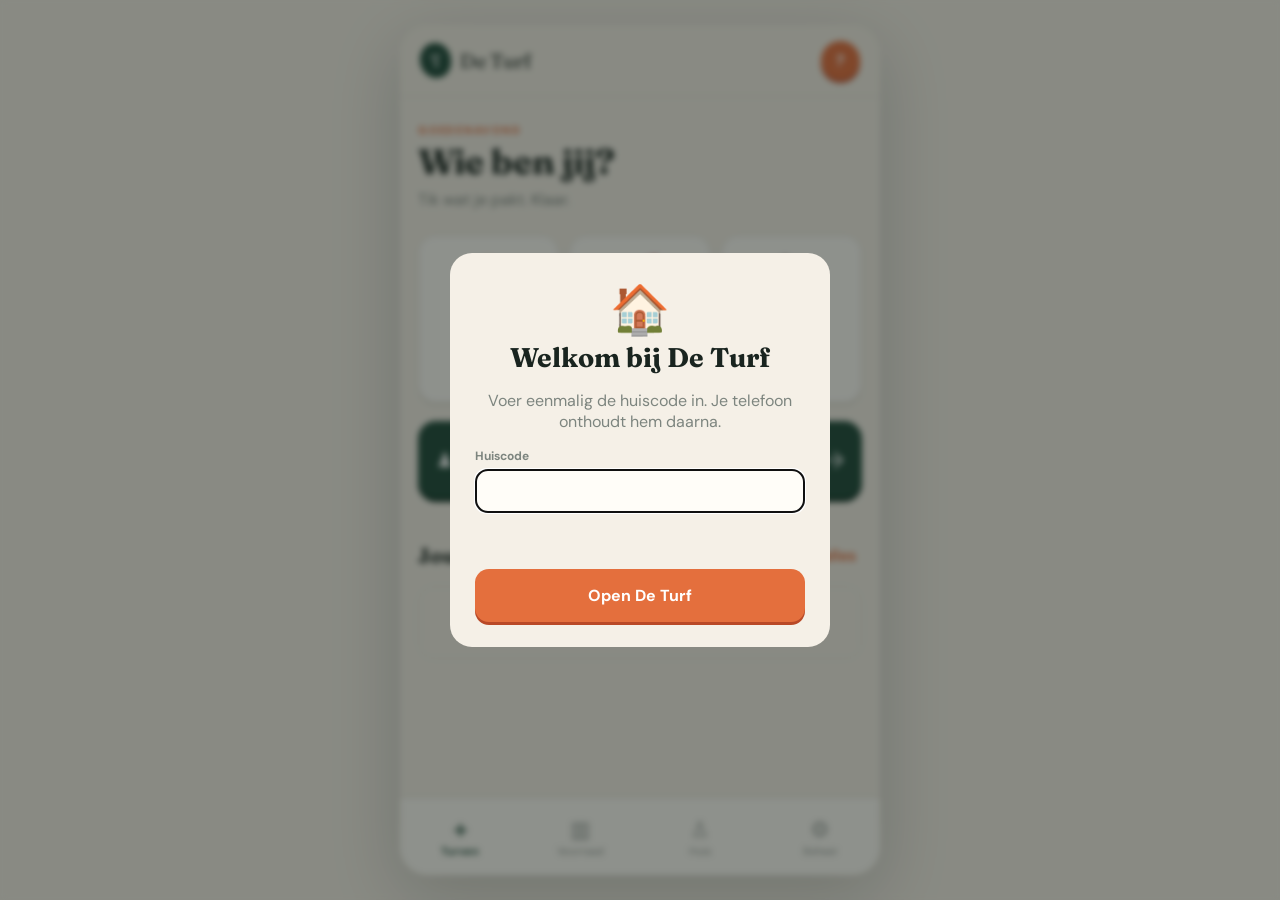
<file: index.html>
<!doctype html>
<html lang="nl">
<head>
  <meta charset="UTF-8" />
  <meta name="viewport" content="width=device-width, initial-scale=1, maximum-scale=1, user-scalable=no, viewport-fit=cover" />
  <meta name="theme-color" content="#f5f0e7" />
  <meta name="apple-mobile-web-app-capable" content="yes" />
  <meta name="apple-mobile-web-app-status-bar-style" content="default" />
  <meta name="apple-mobile-web-app-title" content="De Turf" />
  <title>De Turf</title>
  <link rel="manifest" href="manifest.webmanifest" />
  <link rel="apple-touch-icon" href="icons/icon-192.png" />
  <link rel="preconnect" href="https://fonts.googleapis.com">
  <link rel="preconnect" href="https://fonts.gstatic.com" crossorigin>
  <link href="https://fonts.googleapis.com/css2?family=DM+Sans:wght@400;500;600;700&family=Fraunces:opsz,wght@9..144,700&display=swap" rel="stylesheet">
  <link rel="stylesheet" href="styles.css" />
</head>
<body>
  <main class="app-shell">
    <section class="ipad-kiosk" id="ipadKiosk">
      <div class="ipad-home" id="ipadHome">
        <div class="ipad-hero">
          <div>
            <p class="eyebrow">KOELKASTMODUS</p>
            <h1>Wie turf jij?</h1>
            <p>Tik je naam. Daarna één tik voor 1 stuk, of duw en veeg omhoog voor meerdere.</p>
          </div>
          <div class="ipad-side">
            <div class="ipad-status" id="ipadStatus">Even verbinden…</div>
            <button class="ipad-recent-button" id="ipadRecentButton" type="button">↶ Recente turfjes</button>
            <button class="ipad-switch-profile" id="ipadSwitchProfile" type="button">Profiel wijzigen</button>
          </div>
        </div>
        <div class="ipad-name-grid" id="ipadNameGrid"></div>
      </div>

      <div class="ipad-turf-screen" id="ipadTurfScreen" hidden>
        <button class="ipad-back" id="ipadBackButton">← Namen</button>
        <div class="ipad-person-card">
          <span class="mini-avatar" id="ipadPersonInitials">?</span>
          <div>
            <p class="eyebrow">TURVEN VOOR</p>
            <h1 id="ipadPersonName">Naam</h1>
            <p id="ipadPersonBalance">Saldo laden…</p>
          </div>
        </div>
        <div class="ipad-undo-bar" id="ipadUndoBar"></div>
        <div class="ipad-products" id="ipadProducts"></div>
        <p class="ipad-help">Tik = 1. Veeg omhoog = meerdere. Veeg omlaag/terug naar ×0 = annuleren.</p>
      </div>

      <div class="ipad-recent-screen" id="ipadRecentScreen" hidden>
        <button class="ipad-back" id="ipadRecentBackButton">← Namen</button>
        <div class="ipad-recent-title">
          <p class="eyebrow">OEPS HERSTELLEN</p>
          <h1>Recente turfjes</h1>
          <p>Verwijder snel een fout turfje, maakt niet uit op welke naam het stond.</p>
        </div>
        <div class="ipad-recent-list" id="ipadRecentList"></div>
      </div>
    </section>

    <header class="topbar">
      <div class="brand"><span class="brand-mark">T</span><span>De Turf</span></div>
      <button class="avatar" id="profileButton" aria-label="Profiel kiezen">?</button>
    </header>

    <section class="view active" id="turfView">
      <div class="welcome">
        <p class="eyebrow" id="greeting">GOEDEMORGEN</p>
        <h1 id="welcomeName">Wie ben jij?</h1>
        <p>Tik wat je pakt. Klaar.</p>
      </div>

      <div class="balance-card" id="balanceCard"></div>

      <div class="product-grid" id="productGrid"></div>

      <button class="round-card" id="roundButton">
        <span class="round-icon">♟♟</span>
        <span><strong>Rondje turven</strong><small>Voor meerdere huisgenoten tegelijk</small></span>
        <span class="arrow">→</span>
      </button>

      <section class="recent-section">
        <div class="section-heading"><h2>Jouw totaal</h2><button id="viewAllButton">Bekijk alles</button></div>
        <div id="recentList" class="recent-list"></div>
      </section>
    </section>

    <section class="view" id="stockView">
      <div class="page-title"><p class="eyebrow">DE BAR</p><h1>Voorraad</h1><p>Een slimme schatting op basis van alle turfjes.</p></div>
      <div id="stockCards" class="stock-list"></div>
      <div class="tip-card"><span>✦</span><div><strong>Voorraad aanvullen?</strong><p>Beheer kan dozen en kratten toevoegen.</p></div></div>
    </section>

    <section class="view" id="houseView">
      <div class="page-title"><p class="eyebrow">HUIDIGE PERIODE</p><h1>Het huis</h1><p>Verbruik en krediet sinds de laatste afrekening.</p></div>
      <div class="house-summary" id="houseSummary"></div>
      <h2 class="subheading">Bewoners</h2>
      <div id="peopleList" class="people-list"></div>
    </section>

    <section class="view" id="adminView">
      <div class="page-title"><p class="eyebrow">BEHEER</p><h1>Administratie</h1><p>Voorraad corrigeren en de laatste boekingen nalopen.</p></div>
      <div class="admin-stats" id="adminStats"></div>
      <div id="financeDenied" class="tip-card"><span>🔒</span><div><strong>Financieel beheer afgeschermd</strong><p>Alleen Thijs, Billie en Henny kunnen geld en afrekenperiodes beheren.</p></div></div>
      <div id="financeAdmin">
        <section class="settings-card">
          <div class="section-heading"><h2>Afrekenperiode</h2><span id="periodLabel"></span></div>
          <p>Alle tellers en saldi lopen vanaf deze datum.</p>
          <button class="share-report" id="createReportButton">▣ Deel afrekening als afbeelding</button>
          <button class="danger-soft" id="newPeriodButton">Nieuwe periode starten</button>
        </section>
        <h2 class="subheading">Prijzen per stuk</h2>
        <div id="priceSettings" class="price-settings"></div>
        <h2 class="subheading">Gewenste voorraadcapaciteit</h2>
        <div id="capacitySettings" class="price-settings"></div>
        <h2 class="subheading">Krediet & vereffenen</h2>
        <div id="creditAdmin" class="credit-admin"></div>
      </div>
      <h2 class="subheading">Voorraad aanpassen</h2>
      <div id="adminStock" class="admin-stock"></div>
      <h2 class="subheading">Alle boekingen</h2>
      <div id="historyList" class="recent-list full"></div>
    </section>

    <nav class="bottom-nav" aria-label="Hoofdnavigatie">
      <button class="nav-item active" data-view="turfView"><span>＋</span><small>Turven</small></button>
      <button class="nav-item" data-view="stockView"><span>▥</span><small>Voorraad</small></button>
      <button class="nav-item" data-view="houseView"><span>♙</span><small>Huis</small></button>
      <button class="nav-item" data-view="adminView"><span>⚙</span><small>Beheer</small></button>
    </nav>
  </main>

  <div class="toast" id="toast"></div>

  <dialog id="profileDialog" class="sheet">
    <form method="dialog">
      <div class="sheet-handle"></div>
      <div class="sheet-title"><div><p class="eyebrow">PROFIEL</p><h2>Wie bent u?</h2></div><button class="close" value="cancel">×</button></div>
      <p class="sheet-copy">Kies één keer je naam. Dit blijft op dit toestel bewaard.</p>
      <div class="name-grid" id="nameGrid"></div>
    </form>
  </dialog>

  <dialog id="roundDialog" class="sheet tall">
    <form method="dialog" id="roundForm">
      <div class="sheet-handle"></div>
      <div class="sheet-title"><div><p class="eyebrow">RONDJE</p><h2>Voor wie haal je?</h2></div><button class="close" value="cancel">×</button></div>
      <div class="round-product-row" id="roundProducts"></div>
      <div class="select-tools"><button type="button" id="selectAll">Iedereen</button><button type="button" id="clearAll">Wis selectie</button></div>
      <div class="round-names" id="roundNames"></div>
      <button type="submit" class="primary-action" id="confirmRound" disabled>Selecteer huisgenoten</button>
    </form>
  </dialog>

  <dialog id="adjustDialog" class="center-dialog">
    <form method="dialog" id="adjustForm">
      <button class="close floating" value="cancel">×</button>
      <span class="big-icon" id="adjustIcon">🍺</span>
      <h2 id="adjustTitle">Voorraad aanpassen</h2>
      <p id="adjustCopy">Hoeveel stuks wil je toevoegen?</p>
      <div class="direction-toggle">
        <button type="button" class="selected" id="stockAddMode">＋ Erbij</button>
        <button type="button" id="stockRemoveMode">− Eraf</button>
      </div>
      <div class="stepper"><button type="button" id="minusAdjust">−</button><input id="adjustAmountInput" type="number" inputmode="numeric" min="1" step="1" value="24" aria-label="Aantal"><button type="button" id="plusAdjust">＋</button></div>
      <button type="submit" class="primary-action" id="adjustSubmit">Toevoegen</button>
    </form>
  </dialog>

  <dialog id="creditDialog" class="center-dialog">
    <form method="dialog" id="creditForm">
      <button class="close floating" value="cancel">×</button>
      <span class="big-icon">💶</span>
      <h2 id="creditTitle">Krediet toevoegen</h2>
      <p>Bedrag om op het saldo te zetten</p>
      <div class="credit-presets">
        <button type="button" data-credit="5">€ 5</button>
        <button type="button" data-credit="10">€ 10</button>
        <button type="button" data-credit="20">€ 20</button>
      </div>
      <label class="money-input">€ <input id="creditAmount" inputmode="decimal" type="number" min="0.01" step="0.01" value="10.00"></label>
      <button type="submit" class="primary-action">Krediet toevoegen</button>
    </form>
  </dialog>

  <dialog id="reportDialog" class="sheet tall">
    <form method="dialog">
      <div class="sheet-handle"></div>
      <div class="sheet-title"><div><p class="eyebrow">EINDAFREKENING</p><h2>Klaar om te delen</h2></div><button class="close" value="cancel">×</button></div>
      <p class="sheet-copy">Controleer de afbeelding, kopieer ze en plak ze daarna in WhatsApp.</p>
      <div class="report-preview"><img id="reportImage" alt="Overzicht van namen en saldi"></div>
      <div class="report-actions">
        <button type="button" class="secondary-action" id="downloadReport">Download</button>
        <button type="button" class="primary-action whatsapp-action" id="copyReport">Kopieer afbeelding</button>
      </div>
    </form>
  </dialog>

  <dialog id="pinDialog" class="center-dialog">
    <form method="dialog" id="pinForm">
      <button class="close floating" value="cancel">×</button>
      <span class="big-icon">🔐</span>
      <h2 id="pinTitle">Beheer-PIN</h2>
      <p id="pinCopy">Voer je viercijferige PIN in.</p>
      <label class="pin-field">PIN<input id="pinInput" type="password" inputmode="numeric" autocomplete="off" maxlength="4" pattern="[0-9]{4}" required></label>
      <label class="pin-field" id="pinConfirmField">Herhaal PIN<input id="pinConfirm" type="password" inputmode="numeric" autocomplete="off" maxlength="4" pattern="[0-9]{4}"></label>
      <p class="pin-error" id="pinError"></p>
      <button type="submit" class="primary-action" id="pinSubmit">PIN instellen</button>
    </form>
  </dialog>

  <dialog id="houseCodeDialog" class="center-dialog">
    <form method="dialog" id="houseCodeForm">
      <span class="big-icon">🏠</span>
      <h2>Welkom bij De Turf</h2>
      <p>Voer eenmalig de huiscode in. Je telefoon onthoudt hem daarna.</p>
      <label class="pin-field">Huiscode<input id="houseCodeInput" type="password" autocomplete="off" required></label>
      <p class="pin-error" id="houseCodeError"></p>
      <button type="submit" class="primary-action">Open De Turf</button>
    </form>
  </dialog>

  <dialog id="balanceDialog" class="center-dialog">
    <form method="dialog" id="balanceForm">
      <button class="close floating" value="cancel">×</button>
      <span class="big-icon">⚖️</span>
      <h2 id="balanceTitle">Saldo aanpassen</h2>
      <p>Vul het gewenste eindsaldo in. Een negatief bedrag is toegestaan.</p>
      <label class="money-input">€ <input id="balanceAmount" inputmode="decimal" type="number" step="0.01" value="0.00"></label>
      <button type="submit" class="primary-action">Saldo opslaan</button>
    </form>
  </dialog>

  <script src="app.js"></script>
  <script>if('serviceWorker' in navigator&&(location.protocol==='https:'||location.hostname==='localhost'))navigator.serviceWorker.register('./service-worker.js');</script>
</body>
</html>
</file>
<file: styles.css>
:root{--ink:#19241f;--muted:#7d857f;--paper:#f5f0e7;--card:#fffdf8;--line:#ded9cf;--green:#1d4838;--orange:#e46f3d;--yellow:#e5b84f;--purple:#75567d;--shadow:0 9px 28px rgba(30,39,33,.09)}
[hidden]{display:none!important}
*{box-sizing:border-box}html{background:#d9d5cc}body{margin:0;color:var(--ink);font-family:"DM Sans",sans-serif;background:var(--paper);min-height:100vh}button{font:inherit;color:inherit}.app-shell{max-width:480px;margin:auto;background:var(--paper);min-height:100vh;padding-bottom:92px;position:relative}.topbar{height:72px;display:flex;align-items:center;justify-content:space-between;padding:0 20px;border-bottom:1px solid rgba(25,36,31,.08);position:sticky;top:0;background:rgba(245,240,231,.92);backdrop-filter:blur(16px);z-index:5}.brand{font-family:Fraunces,serif;font-size:20px;display:flex;align-items:center;gap:9px}.brand-mark{background:var(--green);color:white;border-radius:50% 50% 48% 52%;width:31px;height:35px;display:grid;place-items:center;font-size:17px;transform:rotate(-8deg)}.avatar{width:39px;height:39px;border-radius:50%;border:0;background:var(--orange);color:white;font-weight:700;box-shadow:0 3px 0 #b94927;cursor:pointer}.view{display:none;padding:26px 18px 8px}.view.active{display:block}.eyebrow{font-size:11px;letter-spacing:.16em;font-weight:700;color:var(--orange);margin:0 0 7px}.welcome h1,.page-title h1{font-family:Fraunces,serif;font-size:35px;line-height:1;margin:0}.welcome>p:last-child,.page-title>p:last-child{color:var(--muted);margin:10px 0 25px}.product-grid{display:grid;grid-template-columns:repeat(3,1fr);gap:10px}.product-card{border:1px solid var(--line);background:var(--card);border-radius:18px;padding:16px 8px 13px;min-height:154px;box-shadow:0 3px 0 rgba(25,36,31,.07);cursor:pointer;transition:.12s;position:relative;overflow:hidden}.product-card:active{transform:translateY(3px);box-shadow:none}.product-card .emoji{display:block;font-size:37px;margin:0 0 10px}.product-card strong{display:block;font-size:16px}.product-card small{color:var(--muted)}.product-card .plus{display:grid;place-items:center;margin:11px auto 0;width:26px;height:26px;border-radius:50%;background:var(--green);color:white;font-size:20px;line-height:1}.product-card.flash{animation:flash .35s}@keyframes flash{50%{background:#dcebdc;transform:scale(.97)}}.round-card{width:100%;border:0;background:var(--green);color:white;margin:18px 0 27px;border-radius:18px;padding:18px;display:flex;align-items:center;text-align:left;gap:14px;box-shadow:0 4px 0 #0c2c20;cursor:pointer}.round-card .round-icon{font-size:20px}.round-card strong,.round-card small{display:block}.round-card small{opacity:.72;margin-top:3px}.round-card .arrow{margin-left:auto;font-size:23px}.section-heading{display:flex;align-items:center;justify-content:space-between}.section-heading h2,.subheading{font-family:Fraunces,serif;font-size:21px}.section-heading button{background:none;border:0;color:var(--orange);font-weight:600}.recent-list{display:grid;gap:8px}.recent-item{background:rgba(255,253,248,.78);border:1px solid var(--line);border-radius:14px;padding:11px 12px;display:flex;align-items:center;gap:11px}.recent-item .mini-avatar{width:36px;height:36px;border-radius:12px;display:grid;place-items:center;color:white;font-weight:700;background:var(--green)}.recent-item div:nth-child(2){flex:1}.recent-item strong,.recent-item small{display:block}.recent-item small{color:var(--muted);font-size:12px}.recent-item .item-emoji{font-size:22px}.recent-item .undo{border:0;background:#f0ebe2;border-radius:9px;padding:7px;color:var(--muted);cursor:pointer}.empty{text-align:center;color:var(--muted);padding:25px 10px;border:1px dashed var(--line);border-radius:16px}.bottom-nav{position:fixed;bottom:0;left:50%;transform:translateX(-50%);max-width:480px;width:100%;height:78px;background:rgba(255,253,248,.96);backdrop-filter:blur(18px);display:grid;grid-template-columns:repeat(4,1fr);border-top:1px solid var(--line);z-index:10;padding-bottom:env(safe-area-inset-bottom)}.nav-item{border:0;background:transparent;color:#959b97;display:grid;place-content:center;gap:2px;cursor:pointer}.nav-item span{font-size:22px;height:27px}.nav-item small{font-size:11px}.nav-item.active{color:var(--green);font-weight:700}.stock-list{display:grid;gap:12px}.stock-card{border:1px solid var(--line);border-radius:18px;background:var(--card);padding:17px;box-shadow:0 2px 0 rgba(25,36,31,.05)}.stock-top{display:flex;align-items:center;gap:12px}.stock-top .emoji{font-size:30px}.stock-top div{flex:1}.stock-top strong,.stock-top small{display:block}.stock-top small{color:var(--muted)}.stock-count{font-family:Fraunces;font-size:25px}.bar{height:8px;background:#e9e4da;border-radius:9px;margin-top:14px;overflow:hidden}.bar i{height:100%;display:block;border-radius:9px}.tip-card{margin-top:18px;display:flex;gap:13px;padding:16px;background:#e6eee8;border-radius:16px;color:var(--green)}.tip-card span{font-size:22px}.tip-card p{margin:3px 0 0;font-size:13px;opacity:.7}.house-summary{display:grid;grid-template-columns:1fr 1fr;gap:10px}.summary-card{background:var(--green);color:white;border-radius:18px;padding:17px}.summary-card:nth-child(2){background:var(--orange)}.summary-card strong{font-family:Fraunces;font-size:27px;display:block}.summary-card small{opacity:.75}.people-list{display:grid;gap:8px}.person-row{display:flex;align-items:center;padding:11px;background:var(--card);border:1px solid var(--line);border-radius:14px}.person-row .mini-avatar{width:36px;height:36px;background:var(--green);color:white;border-radius:50%;display:grid;place-items:center;font-weight:700;margin-right:11px}.person-row strong{flex:1}.person-row span{color:var(--muted);font-size:13px}.admin-stats{display:grid;grid-template-columns:repeat(3,1fr);gap:8px}.admin-stat{padding:14px 8px;border-radius:14px;background:var(--card);border:1px solid var(--line);text-align:center}.admin-stat strong{font-family:Fraunces;font-size:22px;display:block}.admin-stat small{color:var(--muted);font-size:11px}.admin-stock{display:grid;gap:8px}.admin-stock-row{display:flex;align-items:center;gap:10px;background:var(--card);padding:12px;border:1px solid var(--line);border-radius:14px}.admin-stock-row .emoji{font-size:26px}.admin-stock-row div{flex:1}.admin-stock-row small{display:block;color:var(--muted)}.admin-stock-row button{background:var(--green);color:white;border:0;border-radius:10px;padding:9px 12px;font-weight:700}.full{padding-bottom:20px}.toast{position:fixed;left:50%;bottom:95px;transform:translate(-50%,20px);background:var(--ink);color:white;padding:12px 17px;border-radius:13px;z-index:30;opacity:0;pointer-events:none;transition:.22s;white-space:nowrap;box-shadow:var(--shadow)}.toast.show{opacity:1;transform:translate(-50%,0)}dialog{border:0;padding:0;color:var(--ink)}dialog::backdrop{background:rgba(20,28,24,.48);backdrop-filter:blur(3px)}.sheet{margin:auto 0 0;max-width:480px;width:100%;border-radius:24px 24px 0 0;background:var(--paper);padding:10px 18px 25px;max-height:88vh}.sheet[open]{animation:up .2s ease-out}@keyframes up{from{transform:translateY(100%)}}.sheet form{display:flex;flex-direction:column;max-height:calc(88vh - 10px)}.sheet-handle{width:42px;height:5px;border-radius:5px;background:#cbc5bb;margin:0 auto 18px}.sheet-title{display:flex;align-items:start;justify-content:space-between}.sheet-title h2,.center-dialog h2{font-family:Fraunces;font-size:27px;margin:0}.close{border:0;background:#e9e4da;border-radius:50%;width:36px;height:36px;font-size:24px;line-height:1}.sheet-copy{color:var(--muted);font-size:14px}.name-grid{display:grid;grid-template-columns:repeat(3,1fr);gap:8px;overflow:auto;padding:2px}.name-button{border:1px solid var(--line);border-radius:13px;padding:13px 5px;background:var(--card);font-weight:600}.name-button.selected{background:var(--green);color:white}.round-product-row{display:grid;grid-template-columns:repeat(3,1fr);gap:8px;margin:15px 0}.round-product{border:1px solid var(--line);background:var(--card);border-radius:13px;padding:11px 4px}.round-product.selected{border-color:var(--green);background:#dfeae3}.select-tools{display:flex;justify-content:space-between;margin-bottom:10px}.select-tools button{border:0;background:none;color:var(--orange);font-weight:700}.round-names{display:grid;grid-template-columns:repeat(3,1fr);gap:7px;overflow:auto;padding:2px;min-height:100px}.round-name{border:1px solid var(--line);border-radius:12px;background:var(--card);padding:11px 4px}.round-name.selected{background:var(--green);color:white}.primary-action{width:100%;border:0;border-radius:14px;background:var(--orange);color:white;font-weight:700;padding:16px;margin-top:14px;box-shadow:0 3px 0 #b94927}.primary-action:disabled{background:#c8c5bd;box-shadow:none}.center-dialog{border-radius:22px;background:var(--paper);padding:25px;width:min(88%,380px);text-align:center;position:relative}.floating{position:absolute;right:14px;top:14px}.big-icon{font-size:48px}.center-dialog p{color:var(--muted)}.stepper{display:flex;align-items:center;justify-content:center;gap:22px;margin:20px}.stepper button{border:0;background:#e5dfd4;width:41px;height:41px;border-radius:50%;font-size:20px}.stepper strong{font-family:Fraunces;font-size:34px}
@media(min-width:700px){body{padding:25px 0}.app-shell{border-radius:28px;overflow:hidden;min-height:calc(100vh - 50px);box-shadow:0 20px 70px rgba(25,36,31,.2)}.bottom-nav{bottom:25px;border-radius:0 0 28px 28px}.sheet{margin:auto;border-radius:24px;max-height:82vh}.sheet form{max-height:calc(82vh - 10px)}}
.balance-card{display:flex;align-items:center;justify-content:space-between;background:var(--green);color:white;padding:14px 16px;border-radius:16px;margin:0 0 14px;box-shadow:0 3px 0 #0c2c20}.balance-card div span,.balance-card div strong{display:block}.balance-card div span{font-size:12px;opacity:.7}.balance-card div strong{font-family:Fraunces;font-size:25px}.balance-card>span{font-size:12px;max-width:150px;text-align:right;opacity:.75}.balance-card.negative{background:#a64132;box-shadow:0 3px 0 #72261c}.balance-card.empty{display:none}.count-badge{min-width:28px;height:28px;padding:0 7px;border-radius:14px;background:var(--orange);color:white;display:grid;place-items:center;font-size:13px;font-weight:700}.person-meta{text-align:right}.person-meta span,.person-meta small{display:block}.person-meta small{color:var(--muted)}.balance-positive{color:var(--green)!important}.balance-negative{color:#b74735!important;font-weight:700}.settings-card{margin-top:16px;background:var(--card);border:1px solid var(--line);border-radius:16px;padding:14px}.settings-card h2{margin:0;font-family:Fraunces;font-size:20px}.settings-card .section-heading span{font-size:12px;color:var(--muted)}.settings-card p{color:var(--muted);font-size:13px}.danger-soft{width:100%;border:1px solid #d8a69b;color:#a64132;background:#fff4f0;border-radius:11px;padding:11px;font-weight:700}.price-settings{display:grid;grid-template-columns:repeat(3,1fr);gap:8px}.price-field{background:var(--card);border:1px solid var(--line);padding:10px 8px;border-radius:13px;text-align:center}.price-field span,.price-field label{display:block}.price-field span{font-size:22px}.price-field label{font-size:12px;font-weight:700}.price-field input{width:70px;margin-top:6px;border:1px solid var(--line);border-radius:8px;padding:7px;text-align:center;background:white}.credit-admin{display:grid;gap:8px;max-height:330px;overflow:auto}.credit-row{display:grid;grid-template-columns:1fr auto;gap:8px;align-items:center;background:var(--card);border:1px solid var(--line);padding:11px;border-radius:14px}.credit-row small{display:block;color:var(--muted)}.credit-row .credit-actions{display:flex;gap:5px}.credit-actions button{border:0;border-radius:8px;padding:7px 9px;font-size:12px;font-weight:700}.add-credit{background:#e2ede7;color:var(--green)}.settle-credit{background:#fff0eb;color:#a64132}.credit-presets{display:grid;grid-template-columns:repeat(3,1fr);gap:8px;margin:20px 0 12px}.credit-presets button{border:1px solid var(--line);background:var(--card);border-radius:10px;padding:10px;font-weight:700}.money-input{display:flex;align-items:center;justify-content:center;gap:5px;font-family:Fraunces;font-size:28px}.money-input input{width:120px;border:0;border-bottom:2px solid var(--green);background:transparent;font:inherit;color:inherit;text-align:center;outline:none}
.share-report{width:100%;border:0;background:#25a667;color:white;border-radius:11px;padding:12px;margin:4px 0 9px;font-weight:700}.report-preview{background:#ded9cf;border-radius:14px;padding:8px;overflow:auto;flex:1;min-height:160px}.report-preview img{display:block;width:100%;height:auto;border-radius:9px}.report-actions{display:grid;grid-template-columns:1fr 2fr;gap:9px}.secondary-action{width:100%;border:1px solid var(--line);border-radius:14px;background:var(--card);font-weight:700;padding:16px;margin-top:14px}.whatsapp-action{background:#25a667;box-shadow:0 3px 0 #177a49}
.pin-field{display:block;text-align:left;font-size:12px;font-weight:700;color:var(--muted);margin-top:12px}.pin-field input{display:block;width:100%;margin-top:5px;border:1px solid var(--line);border-radius:12px;background:var(--card);font-size:25px;letter-spacing:.45em;text-align:center;padding:12px}.pin-error{color:#b74735!important;min-height:18px;font-size:12px}.pin-field[hidden]{display:none!important}
.direction-toggle{display:grid;grid-template-columns:1fr 1fr;gap:8px;margin:16px 0 4px}.direction-toggle button{border:1px solid var(--line);background:var(--card);border-radius:11px;padding:11px;font-weight:700}.direction-toggle button.selected{background:var(--green);border-color:var(--green);color:white}.direction-toggle #stockRemoveMode.selected{background:#a64132;border-color:#a64132}
.center-dialog{position:fixed;inset:0;margin:auto;height:max-content;max-height:calc(100dvh - 32px);overflow:auto}
.stock-adjust-button{width:100%;border:0;border-top:1px solid var(--line);background:transparent;color:var(--green);font-weight:700;margin-top:13px;padding:12px 4px 0;cursor:pointer}
.stepper input{width:92px;border:1px solid var(--line);border-radius:12px;background:var(--card);font-family:Fraunces;font-size:32px;font-weight:700;text-align:center;padding:6px}.stock-total-control{display:flex;align-items:center;gap:6px}.stock-total-control input{width:70px;border:1px solid var(--line);border-radius:9px;padding:8px;text-align:center;font-weight:700}.stock-total-control button{background:var(--green);color:white;border:0;border-radius:9px;padding:9px;font-weight:700}
html,body,button,input,dialog{touch-action:manipulation}
input,select,textarea{font-size:16px!important}
.admin-stats{grid-template-columns:repeat(2,1fr)}.credit-actions{flex-wrap:wrap;justify-content:flex-end}.credit-row{grid-template-columns:minmax(0,1fr) auto}
.kiosk-profile{grid-column:1/-1;background:var(--green);color:white;border-color:var(--green)}
body.kiosk-mode .ipad-side{display:grid;gap:10px;justify-items:end}
body.kiosk-mode .ipad-switch-profile,body.kiosk-mode .ipad-recent-button{border:0;background:rgba(25,36,31,.08);border-radius:999px;padding:10px 14px;color:var(--muted);font-weight:800;cursor:pointer}
body.kiosk-mode .ipad-recent-button{background:#fff0eb;color:#a64132}
.ipad-kiosk{display:none}
body.kiosk-mode{padding:0;overflow:hidden;background:var(--paper)}
body.kiosk-mode .app-shell{max-width:none;width:100vw;height:100dvh;min-height:100dvh;border-radius:0;box-shadow:none;padding:0;overflow:hidden}
body.kiosk-mode .topbar,body.kiosk-mode .view,body.kiosk-mode .bottom-nav{display:none!important}
body.kiosk-mode .ipad-kiosk{display:block;height:100dvh;padding:34px clamp(28px,4vw,58px);background:radial-gradient(circle at top left,#fff8e8 0,#f5f0e7 42%,#eee6d7 100%);overflow:hidden}
body.kiosk-mode .ipad-hero{display:flex;align-items:flex-start;justify-content:space-between;gap:24px;margin-bottom:24px}
body.kiosk-mode .ipad-hero h1,body.kiosk-mode .ipad-person-card h1{font-family:Fraunces,serif;font-size:clamp(44px,5vw,70px);line-height:.95;margin:0}
body.kiosk-mode .ipad-hero p:last-child{font-size:20px;color:var(--muted);margin:12px 0 0;max-width:680px}
body.kiosk-mode .ipad-status{background:rgba(255,253,248,.85);border:1px solid var(--line);border-radius:999px;padding:12px 18px;font-weight:700;color:var(--green);white-space:nowrap;box-shadow:var(--shadow)}
body.kiosk-mode .ipad-name-grid{display:grid;grid-template-columns:repeat(5,1fr);gap:14px;height:calc(100dvh - 185px)}
body.kiosk-mode .ipad-name-button{border:1px solid rgba(25,36,31,.11);background:var(--card);border-radius:24px;font-size:clamp(24px,2.25vw,36px);font-weight:800;box-shadow:0 5px 0 rgba(25,36,31,.08);cursor:pointer}
body.kiosk-mode .ipad-name-button span,body.kiosk-mode .ipad-name-button small{display:block}
body.kiosk-mode .ipad-name-button small{font-size:15px;color:var(--muted);font-weight:700;margin-top:7px}
body.kiosk-mode .ipad-name-button:active{transform:translateY(4px);box-shadow:0 1px 0 rgba(25,36,31,.08)}
body.kiosk-mode .ipad-turf-screen{height:100%;display:flex;flex-direction:column}
body.kiosk-mode .ipad-turf-screen[hidden],body.kiosk-mode .ipad-recent-screen[hidden]{display:none!important}
body.kiosk-mode .ipad-recent-screen{height:100%;display:flex;flex-direction:column}
body.kiosk-mode .ipad-back{align-self:flex-start;border:0;background:var(--card);border-radius:999px;padding:14px 20px;font-size:20px;font-weight:800;box-shadow:0 4px 0 rgba(25,36,31,.08)}
body.kiosk-mode .ipad-person-card{display:flex;align-items:center;gap:24px;margin:24px 0 28px}
body.kiosk-mode .ipad-person-card .mini-avatar{width:86px;height:86px;border-radius:28px;display:grid;place-items:center;background:var(--green);color:white;font-size:30px;font-weight:800;box-shadow:0 5px 0 #0c2c20}
body.kiosk-mode .ipad-person-card p:last-child{font-size:22px;color:var(--muted);margin:9px 0 0}
body.kiosk-mode .ipad-undo-bar{display:flex;align-items:center;justify-content:space-between;gap:16px;background:rgba(255,253,248,.88);border:1px solid var(--line);border-radius:22px;padding:14px 16px;margin:-10px 0 20px;font-size:18px;font-weight:800;color:var(--muted)}
body.kiosk-mode .ipad-undo-bar button{border:0;background:#fff0eb;color:#a64132;border-radius:16px;padding:13px 17px;font-size:18px;font-weight:900;box-shadow:0 3px 0 #d8a69b;cursor:pointer}
body.kiosk-mode .ipad-products{display:grid;grid-template-columns:repeat(3,1fr);gap:22px;flex:1;min-height:0}
body.kiosk-mode .ipad-product-button{position:relative;border:0;border-radius:34px;color:white;padding:28px;display:flex;flex-direction:column;align-items:center;justify-content:center;gap:12px;box-shadow:0 9px 0 rgba(25,36,31,.22);overflow:hidden;cursor:pointer;user-select:none;-webkit-user-select:none;touch-action:none}
body.kiosk-mode .ipad-product-button:active,body.kiosk-mode .ipad-product-button.dragging{transform:translateY(7px);box-shadow:0 2px 0 rgba(25,36,31,.22)}
body.kiosk-mode .ipad-product-button.cancel{filter:saturate(.45);background:#7d857f!important}
body.kiosk-mode .ipad-product-button .emoji{font-size:clamp(78px,9vw,130px);line-height:1}
body.kiosk-mode .ipad-product-button strong{font-size:clamp(34px,4vw,58px);line-height:1}
body.kiosk-mode .ipad-product-button small{font-size:22px;opacity:.82}
body.kiosk-mode .ipad-product-count{position:absolute;top:22px;right:22px;min-width:72px;height:72px;border-radius:50%;display:grid;place-items:center;background:white;color:var(--ink);font-family:Fraunces,serif;font-size:36px;box-shadow:0 7px 18px rgba(25,36,31,.18);opacity:0;transform:scale(.75);transition:.12s}
body.kiosk-mode .ipad-product-button.dragging .ipad-product-count{opacity:1;transform:scale(1)}
body.kiosk-mode .ipad-help{text-align:center;margin:18px 0 0;color:var(--muted);font-size:18px;font-weight:700}
body.kiosk-mode .ipad-recent-title h1{font-family:Fraunces,serif;font-size:clamp(44px,5vw,70px);line-height:.95;margin:0}
body.kiosk-mode .ipad-recent-title p:last-child{font-size:20px;color:var(--muted);margin:12px 0 22px}
body.kiosk-mode .ipad-recent-list{display:grid;grid-template-columns:repeat(2,1fr);gap:14px;overflow:auto;padding:2px 4px 20px}
body.kiosk-mode .ipad-recent-item{display:flex;align-items:center;gap:14px;background:var(--card);border:1px solid var(--line);border-radius:22px;padding:16px;box-shadow:0 4px 0 rgba(25,36,31,.08)}
body.kiosk-mode .ipad-recent-item .item-emoji{font-size:34px}
body.kiosk-mode .ipad-recent-item div{flex:1}
body.kiosk-mode .ipad-recent-item strong,body.kiosk-mode .ipad-recent-item small{display:block}
body.kiosk-mode .ipad-recent-item strong{font-size:22px}
body.kiosk-mode .ipad-recent-item small{font-size:16px;color:var(--muted)}
body.kiosk-mode .ipad-recent-item button{border:0;background:#fff0eb;color:#a64132;border-radius:16px;padding:14px 16px;font-size:17px;font-weight:900;box-shadow:0 3px 0 #d8a69b;cursor:pointer}
body.kiosk-mode .ipad-empty{grid-column:1/-1;text-align:center;color:var(--muted);padding:50px;border:1px dashed var(--line);border-radius:24px;font-size:20px;font-weight:800}
body.kiosk-mode .toast{bottom:24px;font-size:18px}
body.kiosk-mode dialog.center-dialog{width:min(560px,82vw)}
</file>
